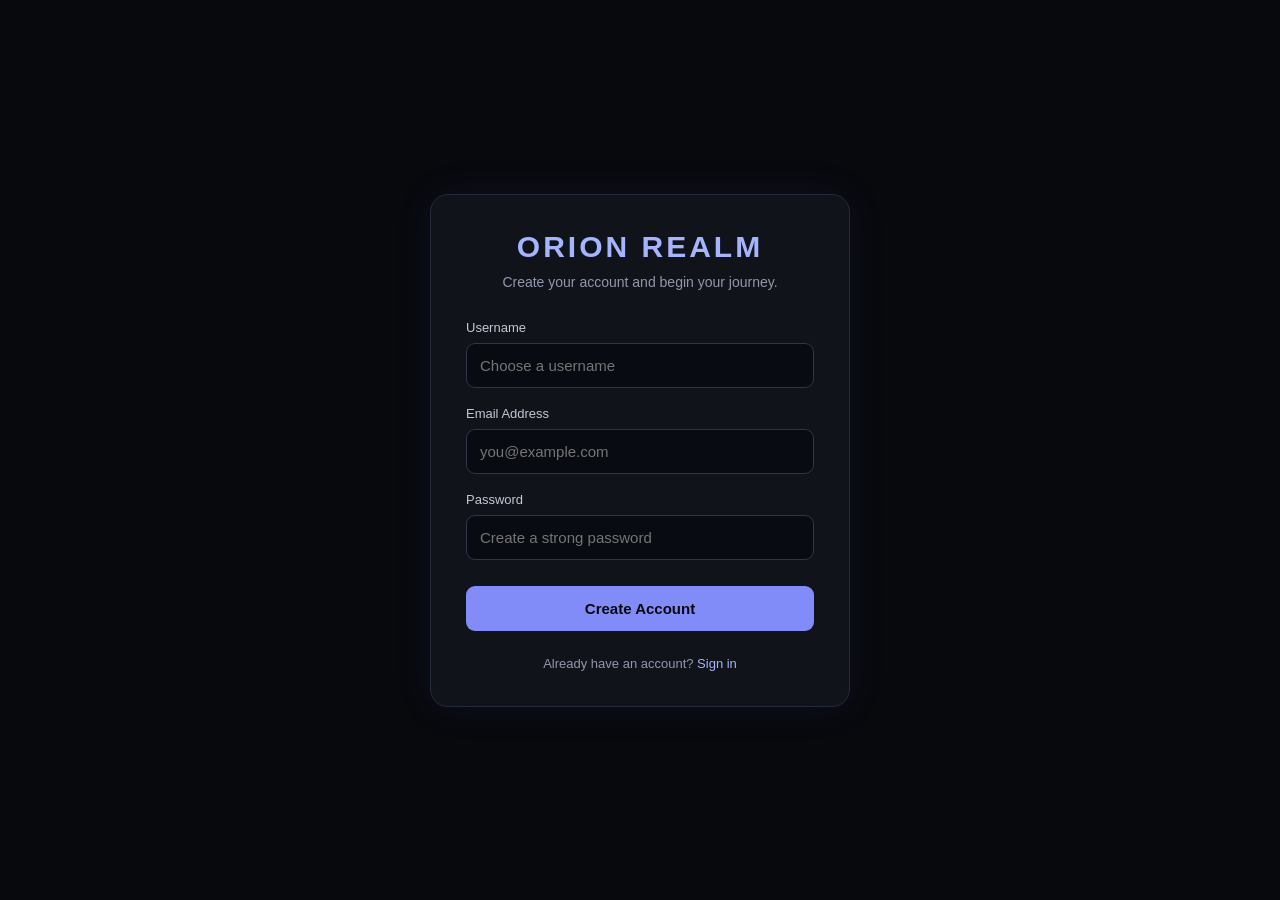
<file: register.html>
<!DOCTYPE html>
<html lang="en">
<head>
    <meta charset="UTF-8">
    <meta name="viewport" content="width=device-width, initial-scale=1.0">
    <meta name="theme-color" content="#08090d">

    <title>Create Account | Orion Realm</title>

    <style>
        * {
            margin: 0;
            padding: 0;
            box-sizing: border-box;
        }

        body {
            min-height: 100vh;
            display: flex;
            align-items: center;
            justify-content: center;
            padding: 20px;
            background: #08090d;
            color: #f5f5f7;
            font-family: Arial, sans-serif;
        }

        .register-container {
            width: 100%;
            max-width: 420px;
            padding: 35px;
            background: #11131b;
            border: 1px solid #252a3a;
            border-radius: 18px;
            box-shadow: 0 0 40px rgba(87, 108, 255, 0.08);
        }

        .logo {
            text-align: center;
            font-size: 30px;
            font-weight: bold;
            letter-spacing: 3px;
            margin-bottom: 10px;
            color: #a5b4fc;
        }

        .subtitle {
            text-align: center;
            color: #9298aa;
            font-size: 14px;
            margin-bottom: 30px;
        }

        .form-group {
            margin-bottom: 18px;
        }

        label {
            display: block;
            font-size: 13px;
            color: #c4c8d5;
            margin-bottom: 8px;
        }

        input {
            width: 100%;
            padding: 13px;
            background: #090b12;
            border: 1px solid #303548;
            border-radius: 9px;
            color: white;
            font-size: 15px;
            outline: none;
        }

        input:focus {
            border-color: #818cf8;
            box-shadow: 0 0 0 2px rgba(129, 140, 248, 0.12);
        }

        button {
            width: 100%;
            padding: 14px;
            margin-top: 8px;
            border: none;
            border-radius: 9px;
            background: #818cf8;
            color: #08090d;
            font-size: 15px;
            font-weight: bold;
            cursor: pointer;
            transition: 0.2s;
        }

        button:hover {
            background: #a5b4fc;
        }

        button:disabled {
            opacity: 0.6;
            cursor: not-allowed;
        }

        #message {
            display: none;
            margin-top: 18px;
            padding: 12px;
            border-radius: 8px;
            font-size: 13px;
            line-height: 1.5;
            overflow-wrap: anywhere;
        }

        .footer {
            text-align: center;
            margin-top: 25px;
            font-size: 13px;
            color: #9298aa;
        }

        .footer a {
            color: #a5b4fc;
            text-decoration: none;
        }

        .footer a:hover {
            text-decoration: underline;
        }
    </style>
</head>

<body>

    <main class="register-container">

        <div class="logo">ORION REALM</div>

        <p class="subtitle">Create your account and begin your journey.</p>

        <form id="registerForm">

            <div class="form-group">
                <label for="username">Username</label>
                <input
                    type="text"
                    id="username"
                    name="username"
                    placeholder="Choose a username"
                    minlength="3"
                    maxlength="30"
                    autocomplete="username"
                    required
                >
            </div>

            <div class="form-group">
                <label for="email">Email Address</label>
                <input
                    type="email"
                    id="email"
                    name="email"
                    placeholder="you@example.com"
                    maxlength="254"
                    autocomplete="email"
                    required
                >
            </div>

            <div class="form-group">
                <label for="password">Password</label>
                <input
                    type="password"
                    id="password"
                    name="password"
                    placeholder="Create a strong password"
                    minlength="12"
                    maxlength="128"
                    autocomplete="new-password"
                    required
                >
            </div>

            <button type="submit" id="registerButton">
                Create Account
            </button>

        </form>

        <div id="message" role="status" aria-live="polite"></div>

        <div class="footer">
            Already have an account?
            <a href="login.html">Sign in</a>
        </div>

    </main>

    <script>
const form = document.getElementById("registerForm");
const button = document.getElementById("registerButton");
const message = document.getElementById("message");

form.addEventListener("submit", async (event) => {
    event.preventDefault();

    const email = document.getElementById("email").value.trim();
    const password = document.getElementById("password").value;

    button.disabled = true;
    button.textContent = "Creating account...";
    message.style.display = "none";

    try {
        const response = await fetch("/api/register", {
            method: "POST",
            headers: {
                "Content-Type": "application/json"
            },
            body: JSON.stringify({ email, password })
        });

        const data = await response.json();

        message.textContent = data.message || data.error ||
    (response.ok
        ? "Registration request completed."
        : "Registration failed. HTTP status: " + response.status);
            (response.ok
                ? "Registration request completed."
                : "Registration failed. Please try again.");

        message.style.display = "block";
        message.style.background = response.ok
            ? "#123524"
            : "#3b1c24";
        message.style.color = response.ok
            ? "#86efac"
            : "#fda4af";

        if (response.ok) {
            form.reset();
        }
    } catch (error) {
        message.textContent =
            "Unable to connect to the server. Please try again.";
        message.style.display = "block";
        message.style.background = "#3b1c24";
        message.style.color = "#fda4af";
    } finally {
        button.disabled = false;
        button.textContent = "Create Account";
    }
});
</script>

</body>
</html>
</file>
